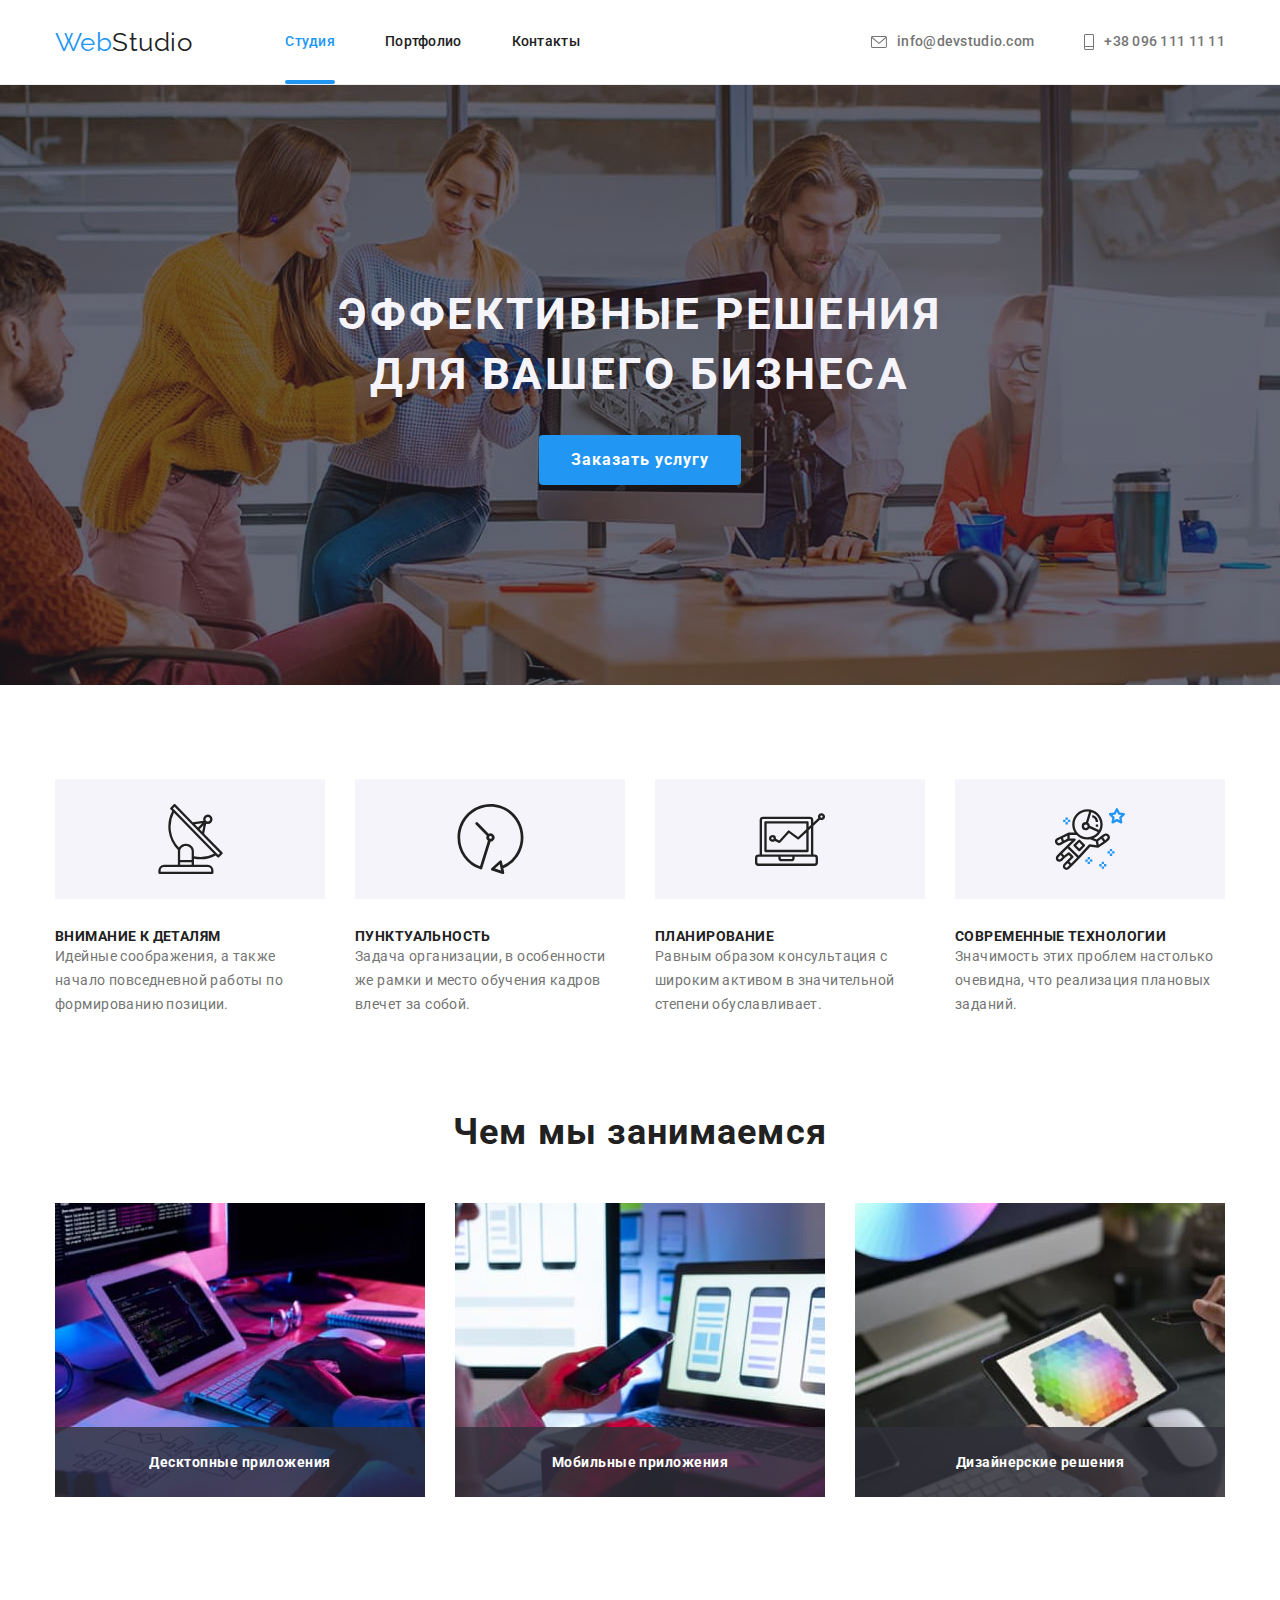
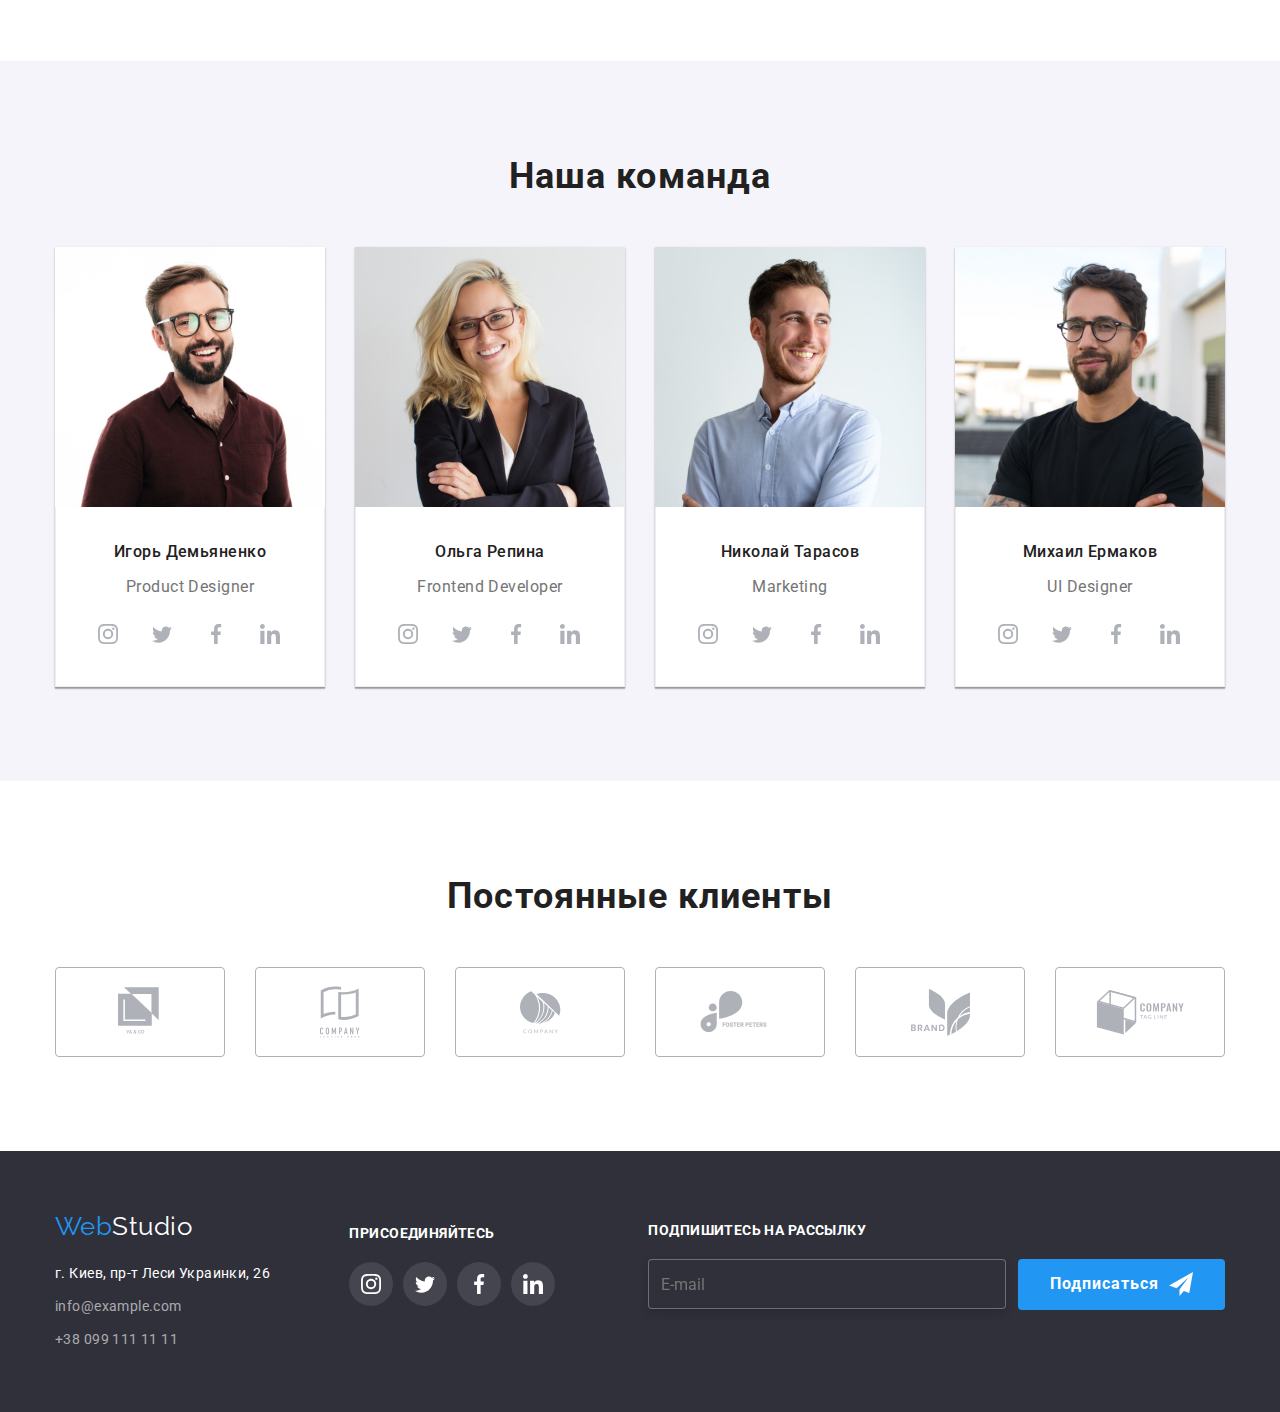
<file: index.html>
<!DOCTYPE html>
<html lang="ru">
  <head>
    <meta charset="UTF-8" />
    <meta name="viewport" content="width=device-width, initial-scale=1.0" />
    <title>Web Studio</title>
    <link
      href="https://fonts.googleapis.com/css2?family=Raleway:wght@700&family=Roboto:wght@400;500;700;900&display=swap"
      rel="stylesheet"
    />
    <link rel="stylesheet" href="./css/normalize.css" />
    <link rel="stylesheet" href="css/main.min.css" />
  </head>
  <body class="page">
    <!-- Шапка -->
    <header class="line">
      <div class="main-nav container">
        <nav class="nav-site">
          <a href="./index.html" class="logo link"
            >Web<span class="logo-up">Studio</span></a
          >
          <ul class="site-nav list">
            <li class="item">
              <a href="./index.html" class="site-nav-w link">Студия</a>
            </li>
            <li class="item">
              <a href="./portfolio.html" class="site-nav-bot link">Портфолио</a>
            </li>
            <li class="item">
              <a href="" class="site-nav-bot link">Контакты</a>
            </li>
          </ul>
        </nav>

        <address>
          <ul class="kontakt list">
            <li class="item">
              <a href="mailto:info@devstudio.com" class="kontaсt-inf link"
                ><svg width="16" height="12" class="mail-svg">
                  <use href="./image/bo.svg#icon-mail"></use>
                </svg>
                info@devstudio.com
                <!-- <svg width="16" height="12" class="mail-svg" >
                    <use href="./image/bo.svg#icon-mail"></use>
                  </svg> -->
              </a>
            </li>
            <li class="item">
              <a href="tel:+380961111111" class="kontaсt-inf link"
                ><svg width="10" height="16" class="mail-svg">
                  <use href="./image/bo.svg#icon-tel"></use>
                </svg>
                +38 096 111 11 11
              </a>
            </li>
          </ul>
        </address>
      </div>
    </header>
    <main>
      <!-- hero -->
      <section class="f-hero">
        <div class="hero">
          <h1 class="hero-text">Эффективные решения для вашего бизнеса</h1>

          <button type="button" class="subscibe-bt" data-modal-open>
            Заказать услугу
          </button>
        </div>
      </section>
      <!-- Наши плюс -->
      <section class="eddition container">
        <!-- <svg width="65" height="70" class="eddition-svg">
          <use href="./image/bo.svg#icon-sputnik"></use>
        </svg> -->
        <h2 class="title visually-hidden">Наши переваги</h2>
        <ul class="pros list">
          <li class="item ant">
            <p class="pros-topic">Внимание к деталям</p>
            <p class="pros-explanation">
              Идейные соображения, а также начало повседневной работы по
              формированию позиции.
            </p>
          </li>
          <li class="item">
            <p class="pros-topic">Пунктуальность</p>
            <p class="pros-explanation">
              Задача организации, в особенности же рамки и место обучения кадров
              влечет за собой.
            </p>
          </li>
          <li class="item">
            <p class="pros-topic">Планирование</p>
            <p class="pros-explanation">
              Равным образом консультация с широким активом в значительной
              степени обуславливает.
            </p>
          </li>
          <li class="item">
            <p class="pros-topic">Современные технологии</p>
            <p class="pros-explanation">
              Значимость этих проблем настолько очевидна, что реализация
              плановых заданий.
            </p>
          </li>
        </ul>
      </section>
      <!-- Чем мы занимаемся -->
      <section class="ex-work container">
        <h2 class="examples-work title">Чем мы занимаемся</h2>
        <ul class="examples list">
          <li class="item">
            <img
              src="./image/work/work1.jpg"
              alt="Фото роботи з програмою"
              width="370"
              height="294"
            />
            <h3 class="item-app">Десктопные приложения</h3>
          </li>
          <li class="item">
            <img
              src="./image/work/work2.jpg"
              alt="Фото роботи з програмою"
              width="370"
              height="294"
            />
            <h3 class="item-app">Мобильные приложения</h3>
          </li>
          <li class="item">
            <img
              src="./image/work/work4.jpg"
              alt="Фото роботи з програмою"
              width="370"
              height="294"
            />
            <h3 class="item-app">Дизайнерские решения</h3>
          </li>
        </ul>
      </section>
      <!-- Наша команда -->
      <section class="teambg">
        <div class="container">
          <h2 class="title">Наша команда</h2>
          <ul class="team list">
            <li class="item">
              <img
                src="./image/team/igor.jpg"
                alt="Фото Игорь Демьяненко"
                width="270"
                height="260"
              />
              <div class="team-frame">
                <h3 class="team-name">Игорь Демьяненко</h3>
                <p lang="en" class="team-position">Product Designer</p>
                <ul class="social-tree list">
                  <li>
                    <a href="" class="social-a">
                      <svg width="20" height="20" class="social-svg">
                        <use href="./image/bo.svg#icon-instagram"></use>
                      </svg>
                    </a>
                  </li>
                  <li>
                    <a href="" class="social-a">
                      <svg width="20" height="23" class="social-svg">
                        <use href="./image/bo.svg#icon-twitter"></use>
                      </svg>
                    </a>
                  </li>
                  <li>
                    <a href="" class="social-a">
                      <svg width="20" height="22" class="social-svg">
                        <use href="./image/bo.svg#icon-facebook"></use>
                      </svg>
                    </a>
                  </li>
                  <li>
                    <a href="" class="social-a">
                      <svg width="20" height="20" class="social-svg">
                        <use href="./image/bo.svg#icon-linkedin"></use>
                      </svg>
                    </a>
                  </li>
                </ul>
              </div>
            </li>
            <li class="item">
              <img
                src="./image/team/olga.jpg"
                alt="Фото Ольга Репина"
                width="270"
                height="260"
              />
              <div class="team-frame">
                <h3 class="team-name">Ольга Репина</h3>
                <p lang="en" class="team-position">Frontend Developer</p>
                <ul class="social-tree list">
                  <li>
                    <a href="" class="social-a">
                      <svg width="20" height="20" class="social-svg">
                        <use href="./image/bo.svg#icon-instagram"></use>
                      </svg>
                    </a>
                  </li>
                  <li>
                    <a href="" class="social-a">
                      <svg width="20" height="23" class="social-svg">
                        <use href="./image/bo.svg#icon-twitter"></use>
                      </svg>
                    </a>
                  </li>
                  <li>
                    <a href="" class="social-a">
                      <svg width="20" height="22" class="social-svg">
                        <use href="./image/bo.svg#icon-facebook"></use>
                      </svg>
                    </a>
                  </li>
                  <li>
                    <a href="" class="social-a">
                      <svg width="20" height="20" class="social-svg">
                        <use href="./image/bo.svg#icon-linkedin"></use>
                      </svg>
                    </a>
                  </li>
                </ul>
              </div>
            </li>
            <li class="item">
              <img
                src="./image/team/nikolya.jpg"
                alt="Фото Николай Тарасов"
                width="270"
                height="260"
              />
              <div class="team-frame">
                <h3 class="team-name">Николай Тарасов</h3>
                <p lang="en" class="team-position">Marketing</p>
                <ul class="social-tree list">
                  <li>
                    <a href="" class="social-a">
                      <svg width="20" height="20" class="social-svg">
                        <use href="./image/bo.svg#icon-instagram"></use>
                      </svg>
                    </a>
                  </li>
                  <li>
                    <a href="" class="social-a">
                      <svg width="20" height="23" class="social-svg">
                        <use href="./image/bo.svg#icon-twitter"></use>
                      </svg>
                    </a>
                  </li>
                  <li>
                    <a href="" class="social-a">
                      <svg width="20" height="22" class="social-svg">
                        <use href="./image/bo.svg#icon-facebook"></use>
                      </svg>
                    </a>
                  </li>
                  <li>
                    <a href="" class="social-a">
                      <svg width="20" height="20" class="social-svg">
                        <use href="./image/bo.svg#icon-linkedin"></use>
                      </svg>
                    </a>
                  </li>
                </ul>
              </div>
            </li>
            <li class="item">
              <img
                src="./image/team/miha.jpg"
                alt="Фото  Михаил Ермаков"
                width="270"
                height="260"
              />
              <div class="team-frame">
                <h3 class="team-name">Михаил Ермаков</h3>
                <p lang="en" class="team-position">UI Designer</p>
                <ul class="social-tree list">
                  <li>
                    <a href="" class="social-a">
                      <svg width="20" height="20" class="social-svg">
                        <use href="./image/bo.svg#icon-instagram"></use>
                      </svg>
                    </a>
                  </li>
                  <li>
                    <a href="" class="social-a">
                      <svg width="20" height="23" class="social-svg">
                        <use href="./image/bo.svg#icon-twitter"></use>
                      </svg>
                    </a>
                  </li>
                  <li>
                    <a href="" class="social-a">
                      <svg width="20" height="22" class="social-svg">
                        <use href="./image/bo.svg#icon-facebook"></use>
                      </svg>
                    </a>
                  </li>
                  <li>
                    <a href="" class="social-a">
                      <svg width="20" height="20" class="social-svg">
                        <use href="./image/bo.svg#icon-linkedin"></use>
                      </svg>
                    </a>
                  </li>
                </ul>
              </div>
            </li>
          </ul>
        </div>
      </section>
      <!-- Постоянные клиенты -->
      <section class="customers-tree container">
        <h2 class="title">Постоянные клиенты</h2>
        <ul class="container-title list">
          <li>
            <a href="" class="customers">
              <svg width="45" height="50" class="customers-svg">
                <use href="./image/bo.svg#icon-logo-1"></use>
              </svg>
            </a>
          </li>
          <li>
            <a href="" class="customers">
              <svg width="40" height="52" class="customers-svg">
                <use href="./image/bo.svg#icon-logo-2"></use>
              </svg>
            </a>
          </li>
          <li>
            <a href="" class="customers">
              <svg width="41" height="43" class="customers-svg">
                <use href="./image/bo.svg#icon-logo-3"></use>
              </svg>
            </a>
          </li>
          <li>
            <a href="" class="customers">
              <svg width="80" height="42" class="customers-svg">
                <use href="./image/bo.svg#icon-logo-4"></use>
              </svg>
            </a>
          </li>
          <li>
            <a href="" class="customers">
              <svg width="59" height="47" class="customers-svg">
                <use href="./image/bo.svg#icon-logo-5"></use>
              </svg>
            </a>
          </li>
          <li>
            <a href="" class="customers">
              <svg width="89" height="45" class="customers-svg">
                <use href="./image/bo.svg#icon-logo-6"></use>
              </svg>
            </a>
          </li>
        </ul>
      </section>
    </main>
    <!-- Подвал -->
    <footer class="footer">
      <div class="second-floor container">
        <h2 class="title visually-hidden">Подвал</h2>
        <div class="footer-1">
          <div class="footer-logo">
            <a href="./index.html" class="logo link"
              >Web<span class="logo-d">Studio</span>
            </a>
          </div>
          <address>
            <ul class="address list">
              <li class="item">
                <a
                  target="blank"
                  href="https://www.google.com.ua/maps/search/%D0%B3.+%D0%9A%D0%B8%D0%B5%D0%B2,+%D0%BF%D1%80-%D1%82+%D0%9B%D0%B5%D1%81%D0%B8+%D0%A3%D0%BA%D1%80%D0%B0%D0%B8%D0%BD%D0%BA%D0%B8,+26/@50.4728094,30.41841,12z/data=!3m1!4b1?hl=ru"
                  class="address-ul link"
                  >г. Киев, пр-т Леси Украинки, 26</a
                >
              </li>
              <li class="item">
                <a href="mailto:info@example.com" class="address-kont link"
                  >info@example.com</a
                >
              </li>
              <li class="item">
                <a href="tel:+38099111111" class="address-kont link"
                  >+38 099 111 11 11</a
                >
              </li>
            </ul>
          </address>
        </div>
        <div class="footer-soc">
          <p class="unity">присоединяйтесь</p>
          <ul class="social-tree list">
            <li>
              <a href="" class="social-a">
                <svg width="20" height="20" class="social-svg">
                  <use href="./image/bo.svg#icon-instagram"></use>
                </svg>
              </a>
            </li>
            <li>
              <a href="" class="social-a">
                <svg width="20" height="23" class="social-svg">
                  <use href="./image/bo.svg#icon-twitter"></use>
                </svg>
              </a>
            </li>
            <li>
              <a href="" class="social-a">
                <svg width="20" height="22" class="social-svg">
                  <use href="./image/bo.svg#icon-facebook"></use>
                </svg>
              </a>
            </li>
            <li>
              <a href="" class="social-a">
                <svg width="20" height="20" class="social-svg">
                  <use href="./image/bo.svg#icon-linkedin"></use>
                </svg>
              </a>
            </li>
          </ul>
        </div>
        <div class="subscribe">
          <div>
            <h3 class="subscribe-text">Подпишитесь на рассылку</h3>
          </div>

          <form action="#" class="subscibe-forms">
            <input
              class="e-mail"
              type="text"
              name="message"
              placeholder="   E-mail"
            />

            <button type="submit" class="subscibe-bt">
              Подписаться
              <svg width="24" height="24" class="social-svg">
                <use href="./image/bo.svg#icon-icon-send"></use>
              </svg>
            </button>
          </form>
        </div>
      </div>
    </footer>
    <!-- asdsadsad -->
    <!-- ===мадалка==== -->
    <div class="order is-hidden" data-modal>
      <div class="windows">
        <button class="but-cl" type="submit" data-modal-close>
          <svg width="11" height="11" class="xz">
            <use href="./image/bo.svg#icon-x"></use>
          </svg>
        </button>
        <h2 class="win-text">Оставьте свои данные, мы вам перезвоним</h2>
        <form action="#" class="win-form">
          <div class="wind-name">
            <input
              class="win-name"
              name="user-name"
              type="text"
              id="user-name"
            />
            <svg width="15" height="12" class="nirvana">
              <use href="./image/bo.svg#icon-men"></use>
            </svg>
            <label class="dynoro" for="user-name">Имя</label>
          </div>
          <div class="wind-name">
            <input
              class="win-name"
              name="user-tell"
              type="tel"
              id="user-tell"
            />
            <svg width="15" height="12" class="nirvana">
              <use href="./image/bo.svg#icon-tell"></use>
            </svg>
            <label class="dynoro" for="user-tell">Телефон</label>
          </div>
          <div class="wind-name">
            <input
              class="win-name"
              name="user-mail"
              type="text"
              id="user-mail"
            />
            <label class="dynoro" for="user-mail">Почта</label>
            <svg width="15" height="12" class="nirvana">
              <use href="./image/bo.svg#icon-mailll"></use>
            </svg>
          </div>
          <div class="wind-com">
            <textarea
              class="win-name commit"
              name="user-message"
              id="user-message"
            ></textarea>
            <label class="dynoro" for="user-message">Коментарий</label>
          </div>

          <input
            class="win-form visually-hidden"
            type="checkbox"
            name="win-pol"
            id="win-pol"
          />
          <label class="win-ok" for="win-pol"
            ><span
              >Соглашаюсь с рассылкой и принимаю
              <a href="">Условия договора</a></span
            ></label
          >

          <button class="subscibe-bt" type="submit">Отправить</button>
        </form>
      </div>
    </div>

    <script src="./js/modal.js"></script>
  </body>
</html>
</file>
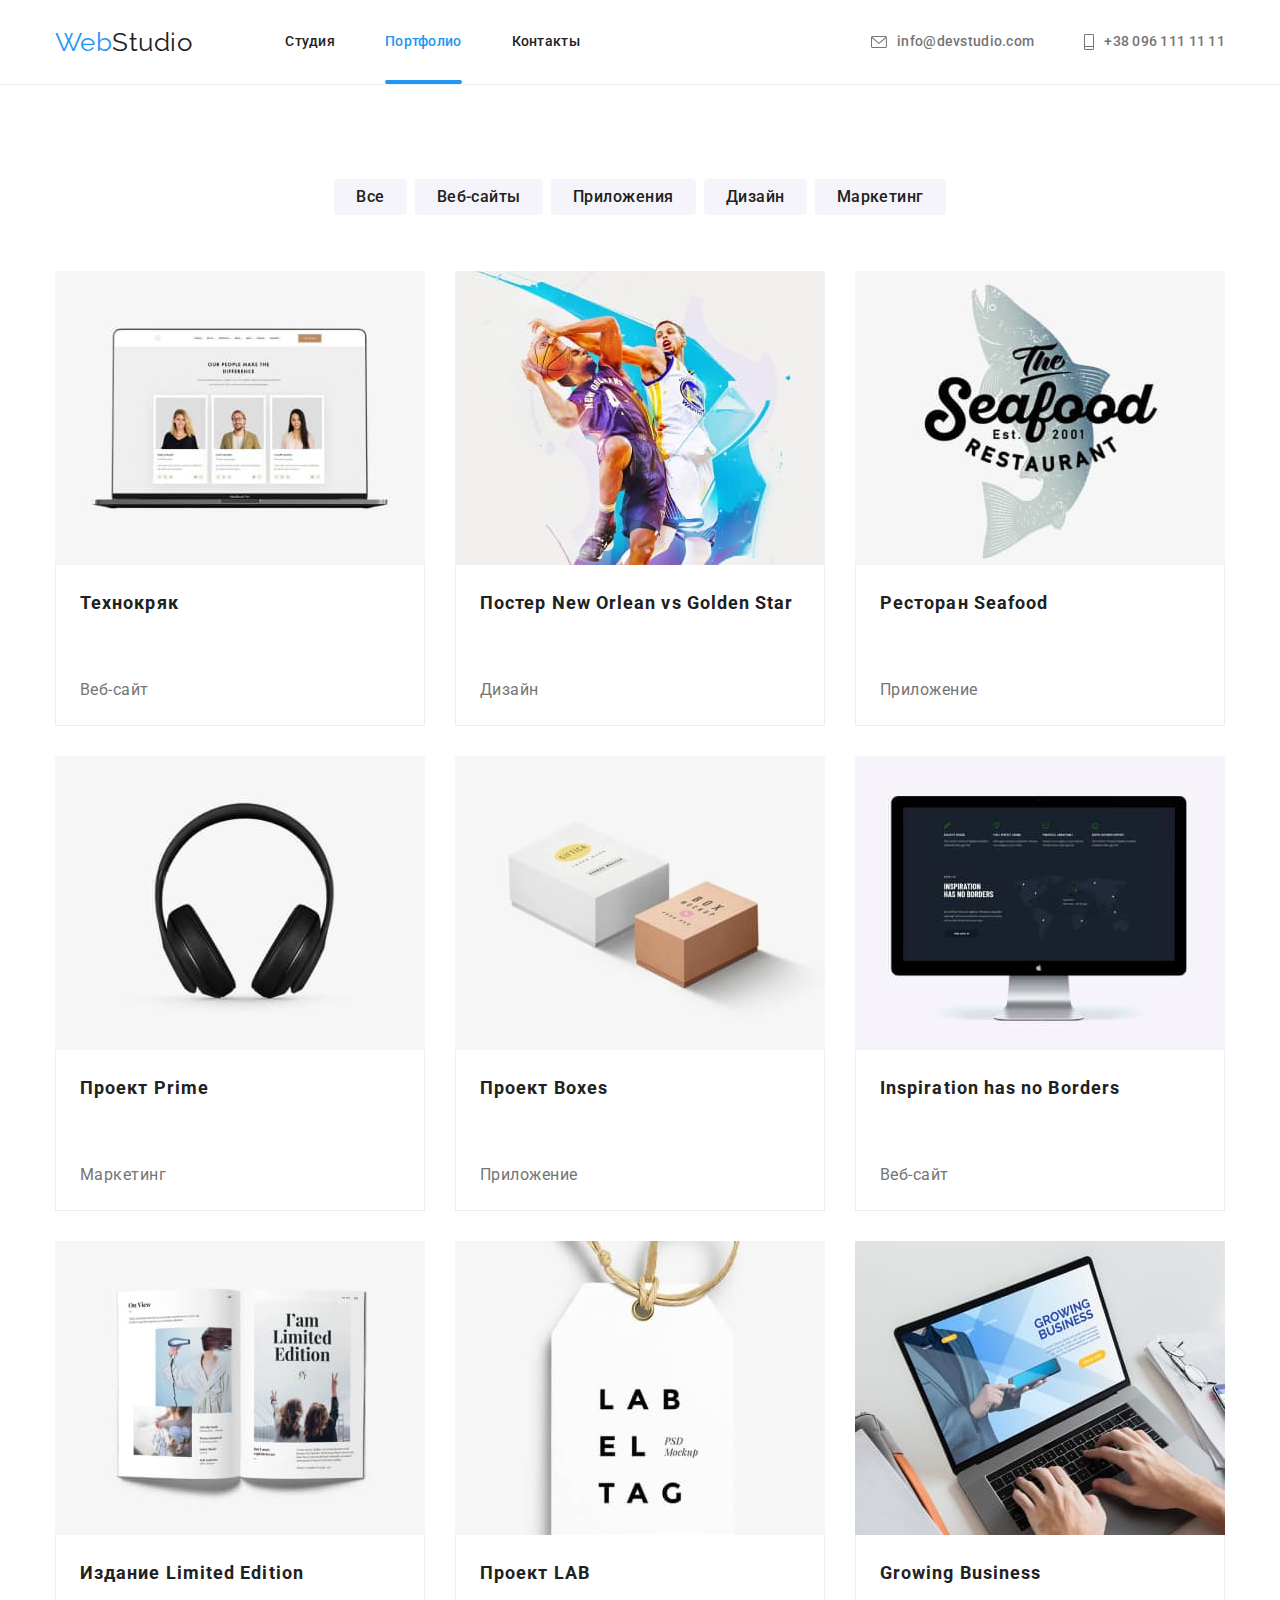
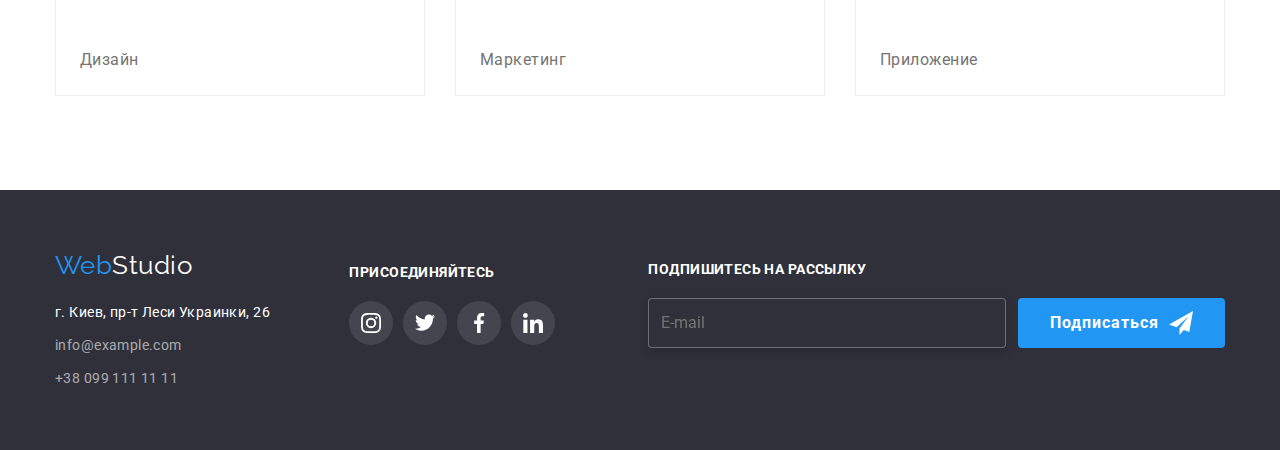
<file: portfolio.html>
<!DOCTYPE html>
<html lang="ru">
  <head>
    <meta charset="UTF-8" />
    <meta name="viewport" content="width=device-width, initial-scale=1.0" />
    <title>Portfolio</title>
    <link
      href="https://fonts.googleapis.com/css2?family=Raleway:wght@700&family=Roboto:wght@400;500;700;900&display=swap"
      rel="stylesheet"
    />
    <link rel="stylesheet" href="./css/normalize.css" />
    <link rel="stylesheet" href="css/main.min.css" />
  </head>
  <body class="page">
    <!-- Шапка -->
    <header class="line">
      <div class="main-nav container">
        <nav class="nav-site">
          <a href="./index.html" class="logo link"
            >Web<span class="logo-up">Studio</span></a
          >
          <ul class="site-nav list">
            <li class="item">
              <a href="./index.html" class="site-nav-bot link">Студия</a>
            </li>
            <li class="item">
              <a href="./portfolio.html" class="site-nav-w link">Портфолио</a>
            </li>
            <li class="item">
              <a href="" class="site-nav-bot link">Контакты</a>
            </li>
          </ul>
        </nav>

        <address>
          <ul class="kontakt list">
            <li class="item">
              <a href="mailto:info@devstudio.com" class="kontaсt-inf link"
                ><svg width="16" height="12" class="mail-svg">
                  <use href="./image/bo.svg#icon-mail"></use>
                </svg>
                info@devstudio.com
                <!-- <svg width="16" height="12" class="mail-svg" >
                        <use href="./image/bo.svg#icon-mail"></use>
                      </svg> -->
              </a>
            </li>
            <li class="item">
              <a href="tel:+380961111111" class="kontaсt-inf link"
                ><svg width="10" height="16" class="mail-svg">
                  <use href="./image/bo.svg#icon-tel"></use>
                </svg>
                +38 096 111 11 11
              </a>
            </li>
          </ul>
        </address>
      </div>
    </header>
    <!-- Хіро -->
    <h1 class="title visually-hidden">Приклади робіт</h1>
    <main class="exm-work container">
      <ul class="meny list">
        <li class="item">
          <button type="button" class="but">Все</button>
        </li>
        <li class="item">
          <button type="button" class="but">Веб-сайты</button>
        </li>
        <li class="item">
          <button type="button" class="but">Приложения</button>
        </li>
        <li class="item">
          <button type="button" class="but">Дизайн</button>
        </li>
        <li class="item">
          <button type="button" class="but">Маркетинг</button>
        </li>
      </ul>
      <ul class="project list">
        <li class="item">
          <a class="f-1 link" href="">
            <div class="foto">
              <img
                src="./image/projekt/techno.jpg"
                width="370"
                height="294"
                alt="Картинка веб сайту"
              />
              <p class="fish">
                Технокряк это современная площадка распространения коронавируса.
                Компании используют эту платформу для цифрового шпионажа и атак
                на защищённые сервера конкурентов.
              </p>
            </div>

            <div class="frame">
              <h2 class="project-name">Технокряк</h2>
              <p class="project-fun">Веб-сайт</p>
            </div>
          </a>
        </li>
        <li class="item">
          <a class="f-1 link" href="">
            <div class="foto">
              <img
                src="./image/projekt/new.orlean.jpg "
                width="370"
                height="294"
                alt="Фото баскетболістів"
              />
              <p class="fish">
                Технокряк это современная площадка распространения коронавируса.
                Компании используют эту платформу для цифрового шпионажа и атак
                на защищённые сервера конкурентов.
              </p>
            </div>

            <div class="frame">
              <h2 class="project-name">Постер New Orlean vs Golden Star</h2>
              <p class="project-fun">Дизайн</p>
            </div>
          </a>
        </li>
        <li class="item">
          <a class="f-1 link" href="">
            <div class="foto">
              <img
                src="./image/projekt/seafood.jpg"
                width="370"
                height="294"
                alt="Емблема ресторану суафуд"
              />
              <p class="fish">
                Технокряк это современная площадка распространения коронавируса.
                Компании используют эту платформу для цифрового шпионажа и атак
                на защищённые сервера конкурентов.
              </p>
            </div>

            <div class="frame">
              <h2 class="project-name">Ресторан Seafood</h2>
              <p class="project-fun">Приложение</p>
            </div>
          </a>
        </li>
        <li class="item">
          <a class="f-1 link" href="">
            <div class="foto">
              <img
                src="./image/projekt/prime.jpg"
                width="370"
                height="294"
                alt="Фото наушників"
              />
              <p class="fish">
                Технокряк это современная площадка распространения коронавируса.
                Компании используют эту платформу для цифрового шпионажа и атак
                на защищённые сервера конкурентов.
              </p>
            </div>

            <div class="frame">
              <h2 class="project-name">Проект Prime</h2>
              <p class="project-fun">Маркетинг</p>
            </div>
          </a>
        </li>
        <li class="item">
          <a class="f-1 link" href="">
            <div class="foto">
              <img
                src="./image/projekt/boxes.jpg "
                width="370"
                height="294"
                alt="Дві коробочки"
              />
              <p class="fish">
                Технокряк это современная площадка распространения коронавируса.
                Компании используют эту платформу для цифрового шпионажа и атак
                на защищённые сервера конкурентов.
              </p>
            </div>

            <div class="frame">
              <h2 class="project-name">Проект Boxes</h2>
              <p class="project-fun">Приложение</p>
            </div>
          </a>
        </li>
        <li class="item">
          <a class="f-1 link" href="">
            <div class="foto">
              <img
                src="./image/projekt/inspiration.jpg "
                width="370"
                height="294"
                alt="Екран компютера"
              />
              <p class="fish">
                Технокряк это современная площадка распространения коронавируса.
                Компании используют эту платформу для цифрового шпионажа и атак
                на защищённые сервера конкурентов.
              </p>
            </div>

            <div class="frame">
              <h2 class="project-name">Inspiration has no Borders</h2>
              <p class="project-fun">Веб-сайт</p>
            </div>
          </a>
        </li>
        <li class="item">
          <a class="f-1 link" href="">
            <div class="foto">
              <img
                src="./image/projekt/limited.jpg "
                width="370"
                height="294"
                alt="Відкрита книга"
              />
              <p class="fish">
                Технокряк это современная площадка распространения коронавируса.
                Компании используют эту платформу для цифрового шпионажа и атак
                на защищённые сервера конкурентов.
              </p>
            </div>

            <div class="frame">
              <h2 class="project-name">Издание Limited Edition</h2>
              <p class="project-fun">Дизайн</p>
            </div>
          </a>
        </li>
        <li class="item">
          <a class="f-1 link" href="">
            <div class="foto">
              <img
                src="./image/projekt/lab.jpg"
                width="370"
                height="294"
                alt="Етикетка лаб"
              />
              <p class="fish">
                Технокряк это современная площадка распространения коронавируса.
                Компании используют эту платформу для цифрового шпионажа и атак
                на защищённые сервера конкурентов.
              </p>
            </div>

            <div class="frame">
              <h2 class="project-name">Проект LAB</h2>
              <p class="project-fun">Маркетинг</p>
            </div>
          </a>
        </li>
        <li class="item">
          <a class="f-1 link" href="">
            <div class="foto">
              <img
                src="./image/projekt/growing.jpg "
                width="370"
                height="294"
                alt="Робота на ноутбуці"
              />
              <p class="fish">
                Технокряк это современная площадка распространения коронавируса.
                Компании используют эту платформу для цифрового шпионажа и атак
                на защищённые сервера конкурентов.
              </p>
            </div>
            <div class="frame">
              <h2 class="project-name">Growing Business</h2>
              <p class="project-fun">Приложение</p>
            </div>
          </a>
        </li>
      </ul>
    </main>
    <!-- Подвал -->
    <footer class="footer">
      <div class="second-floor container">
        <h2 class="title visually-hidden">Подвал</h2>
        <div class="footer-1">
          <div class="footer-logo">
            <a href="./index.html" class="logo link"
              >Web<span class="logo-d">Studio</span>
            </a>
          </div>
          <address>
            <ul class="address list">
              <li class="item">
                <a
                  target="blank"
                  href="https://www.google.com.ua/maps/search/%D0%B3.+%D0%9A%D0%B8%D0%B5%D0%B2,+%D0%BF%D1%80-%D1%82+%D0%9B%D0%B5%D1%81%D0%B8+%D0%A3%D0%BA%D1%80%D0%B0%D0%B8%D0%BD%D0%BA%D0%B8,+26/@50.4728094,30.41841,12z/data=!3m1!4b1?hl=ru"
                  class="address-ul link"
                  >г. Киев, пр-т Леси Украинки, 26</a
                >
              </li>
              <li class="item">
                <a href="mailto:info@example.com" class="address-kont link"
                  >info@example.com</a
                >
              </li>
              <li class="item">
                <a href="tel:+38099111111" class="address-kont link"
                  >+38 099 111 11 11</a
                >
              </li>
            </ul>
          </address>
        </div>
        <div class="footer-soc">
          <p class="unity">присоединяйтесь</p>
          <ul class="social-tree list">
            <li>
              <a href="" class="social-a">
                <svg width="20" height="20" class="social-svg">
                  <use href="./image/bo.svg#icon-instagram"></use>
                </svg>
              </a>
            </li>
            <li>
              <a href="" class="social-a">
                <svg width="20" height="23" class="social-svg">
                  <use href="./image/bo.svg#icon-twitter"></use>
                </svg>
              </a>
            </li>
            <li>
              <a href="" class="social-a">
                <svg width="20" height="22" class="social-svg">
                  <use href="./image/bo.svg#icon-facebook"></use>
                </svg>
              </a>
            </li>
            <li>
              <a href="" class="social-a">
                <svg width="20" height="20" class="social-svg">
                  <use href="./image/bo.svg#icon-linkedin"></use>
                </svg>
              </a>
            </li>
          </ul>
        </div>
        <div class="subscribe">
          <div>
            <h3 class="subscribe-text">Подпишитесь на рассылку</h3>
          </div>

          <form action="#" class="subscibe-forms">
            <input
              class="e-mail"
              type="text"
              name="message"
              placeholder="   E-mail"
            />

            <button type="submit" class="subscibe-bt">
              Подписаться
              <svg width="24" height="24" class="social-svg">
                <use href="./image/bo.svg#icon-icon-send"></use>
              </svg>
            </button>
          </form>
        </div>
      </div>
    </footer>
  </body>
</html>
</file>
<file: css/main.min.css>
body{color:#212121;background-color:#fff;font-family:Roboto,sans-serif;letter-spacing:0.03em}html{box-sizing:border-box}*,*::before,*::after{box-sizing:inherit;margin:0;padding:0px}.link{text-decoration:none}.list{list-style:none;padding:0;margin:0}button{cursor:pointer}.visually-hidden{position:absolute !important;clip:rect(1px 1px 1px 1px);clip:rect(1px, 1px, 1px, 1px);padding:0 !important;border:0 !important;height:1px !important;width:1px !important;overflow:hidden}.container{width:1200px;padding-left:15px;padding-right:15px;margin:0 auto}img{display:block}.ex-work h2,.container h2{margin-bottom:50px}.item .mail-svg{fill:currentColor;margin-right:10px}.main-nav{display:flex;align-items:center;height:84px}.nav-site{display:flex;align-items:center}.site-nav-bot{display:block;padding-top:32px;padding-bottom:32px;font-weight:500;font-size:14px;line-height:1.42;letter-spacing:0.02em;color:#212121;transition-property:color;transition-duration:250ms;transition-timing-function:cubic-bezier(0.4, 0, 0.2, 1)}.site-nav-bot:hover,.site-nav-bot:focus{color:#2196f3}.kontaсt-inf{font-style:normal;font-weight:500;font-size:14px;line-height:1.14;letter-spacing:0.02em;color:#757575;padding-top:32px;padding-bottom:32px;display:inline-flex;align-items:center;transition-property:color;transition-duration:250ms;transition-timing-function:cubic-bezier(0.4, 0, 0.2, 1)}.kontaсt-inf:hover,.kontaсt-inf:focus{color:#2196f3}address{margin-left:auto}.kontakt{display:flex}.kontakt .item{padding-top:32px;padding-bottom:32px}.kontakt .item+.item{margin-left:50px}.site-nav-w{display:block;padding-top:32px;font-weight:500;font-size:14px;line-height:1.42;letter-spacing:0.02em;color:#2196f3}.site-nav-w::after{display:block;content:"";width:100%;height:4px;background-color:#2196f3;margin-top:28px;border-radius:2px}.site-nav{display:flex;margin-left:93px}.site-nav .item:not(:last-child){margin-right:50px}.line{border-bottom:1px solid #eeeeee}.hero{text-align:center;max-width:696px;margin:auto}.hero-text{min-width:696px;font-size:44px;line-height:1.36;text-align:center;letter-spacing:0.06em;color:#f5f4fa;text-transform:uppercase;margin-bottom:30px}.f-hero{padding-left:15px;padding-right:15px;padding-top:50px;padding-bottom:50px;min-height:600px;display:flex;align-items:center;justify-content:center;margin:auto;background-color:#757575;background-image:linear-gradient(rgba(47,48,58,0.4), rgba(47,48,58,0.4)),url(../image/fon.jpg);width:auto;background-repeat:no-repeat;background-position:center}.pros{display:flex}.pros .item::before{display:block;content:"";height:120px;background-size:contain;background-repeat:no-repeat;background-position:center;background-color:#f5f4fa;margin-bottom:30px}.pros .item:nth-child(1)::before{background-image:url(../image/pros/ant.svg);background-size:65px 70px}.pros .item:nth-child(2)::before{background-image:url(../image/pros/time.svg);background-size:67px 70px}.pros .item:nth-child(3)::before{background-image:url(../image/pros/pc.svg);background-size:70px 53px}.pros .item:nth-child(4)::before{background-image:url(../image/pros/kos.svg);background-size:70px 70px}.pros .pros-topic{font-weight:700;font-size:14px;line-height:1.14;letter-spacing:0.03em;color:#212121;text-transform:uppercase}.pros-explanation{font-size:14px;line-height:1.71;letter-spacing:0.03em;color:#757575}.pros .item{width:270px;margin-right:30px}.pros .item:nth-child(4){margin-right:0}.pros .item:nth-last-child(-n+4){margin-bottom:0px}.eddition{padding-top:94px;padding-bottom:94px}.title{font-weight:700;font-size:36px;line-height:42px;text-align:center;letter-spacing:0.03em;color:#212121}.examples{display:flex}.examples .item{width:calc((100% - 60px) / 3);margin-right:30px}.examples .item:nth-child(3){margin-right:0}.examples .item:nth-last-child(-n+3){margin-bottom:0px}.ex-work{margin-bottom:94px}.item-app{font-weight:700;font-size:14px;line-height:1.33;color:#fff;background-color:rgba(47,48,58,0.8);text-align:center;position:relative;bottom:70px;padding-top:26px;padding-bottom:26px}.team-name{padding-bottom:10px;font-weight:500;font-size:16px;line-height:1.88;letter-spacing:0.03em;color:#212121}.team-position{font-weight:400;font-size:16px;line-height:1.19;letter-spacing:0.03em;margin-bottom:16px;color:#757575}.teambg{background-color:#f5f4fa;padding:94px 0}.team{display:flex}.team .item{width:calc((100% - 90px) / 4);margin-right:30px;box-shadow:0px 1px 3px rgba(0,0,0,0.12),0px 1px 1px rgba(0,0,0,0.14),0px 2px 1px rgba(0,0,0,0.2)}.team .item{width:calc((100% - 90px) / 4);margin-right:30px;box-shadow:0px 1px 3px rgba(0,0,0,0.12),0px 1px 1px rgba(0,0,0,0.14),0px 2px 1px rgba(0,0,0,0.2)}.team .item:nth-child(4){margin-right:0}.team .item:nth-child(4):nth-last-child(-n+4){margin-bottom:0px}.team-frame{border-right:1px solid #eeeeee;border-bottom:1px solid #eeeeee;border-left:1px solid #eeeeee;background-color:#fff;padding:30px;text-align:center}.social-tree{display:flex}.social-tree li:not(:last-child){margin-right:10px}.container-title{display:flex}.container-title li:not(:last-child){margin-right:30px}.customers{display:flex;justify-content:center;align-items:center;width:170px;height:90px;border-right:1px solid;border-bottom:1px solid;border-left:1px solid;border-top:1px solid;border-color:#afb1b8;border-radius:4px}.customers-tree{padding-top:94px;padding-bottom:94px}.customers-svg{fill:#afb1b8;transition-property:fill;transition-duration:250ms;transition-timing-function:cubic-bezier(0.4, 0, 0.2, 1)}.customers:hover .customers-svg{fill:#2196f3;border-color:#2196f3}.container .title{margin-bottom:50px}.e-mail{width:358px;height:50px;border:1px solid rgba(255,255,255,0.3);box-sizing:border-box;filter:drop-shadow(0px 4px 4px rgba(0,0,0,0.15));border-radius:4px;background-color:#2f303a;color:#fff;margin-right:12px}.unity{font-weight:700;font-size:14px;line-height:1.14;letter-spacing:0.03em;color:#fff;text-transform:uppercase;margin-bottom:20px}.footer{background-color:#2f303a;padding-bottom:60px;padding-top:60px}.address-ul{font-style:normal;font-weight:400;font-size:14px;line-height:1.71;letter-spacing:0.03em;color:#fff;transition-property:color;transition-duration:250ms;transition-timing-function:cubic-bezier(0.4, 0, 0.2, 1)}.address-ul:hover,.address-ul:focus{color:#2196f3}.address-kont{font-style:normal;font-weight:400;font-size:14px;line-height:1.71;letter-spacing:0.03em;color:rgba(255,255,255,0.6);transition-property:color;transition-duration:250ms;transition-timing-function:cubic-bezier(0.4, 0, 0.2, 1)}.address-kont:hover,.address-kont:focus{color:#2196f3}.footer-logo{display:flex;margin-bottom:20px}.address .item{display:flex;margin-bottom:9px}.address .item:nth-last-child(-n+1){margin-bottom:0px}.social-tree{display:flex}.social-treeli:not(:last-child){margin-right:10px}.footer-1{width:230px;margin-right:70px}.footer-soc{width:206px;padding-top:15px}.second-floor{display:flex}.subscribe{margin-left:93px;padding-top:12px}.subscribe-text{font-weight:700;font-size:14px;line-height:1.14;letter-spacing:0.03em;text-transform:uppercase;color:#fff;margin-bottom:20px}.subscibe-bt{color:#fff;background-color:#2196f3;font-family:Roboto,sans-serif;font-weight:700;font-size:16px;align-items:center;text-align:center;letter-spacing:0.06em;border-radius:4px;padding:10px 32px;display:inline-flex;border:none}.subscibe-forms{display:flex}.order{position:fixed;top:0;left:0;width:100%;height:100%;background-color:rgba(0,0,0,0.2);transform:translateY(0%);opacity:1;visibility:visible;pointer-events:unset;transition:all 250ms linear}.order .is-hidden{opacity:0;visibility:hidden;pointer-events:none;transform:translateY(100%);transition:all 100ms linear 250ms}.windows{width:528px;height:581px;top:221px;position:absolute;left:50%;transform:translateX(-50%) scale(1);background:#ffffff;box-shadow:0px 1px 3px rgba(0,0,0,0.12),0px 1px 1px rgba(0,0,0,0.14),0px 2px 1px rgba(0,0,0,0.2);border-radius:4px;transition:all 250ms linear 250ms}.order.is-hidden .windows{transform:translateX(-50%) scale(0);transition:transform 500ms linear 0ms}.is-hidden{opacity:0;visibility:hidden;pointer-events:none;transform:translateY(100%)}.but-cl{width:30px;height:30px;background-color:#fff;border:1px solid rgba(0,0,0,0.1);border-radius:50%;position:absolute;right:8px;top:8px;transition-property:all;transition-duration:250ms;transition-timing-function:cubic-bezier(0.4, 0, 0.2, 1)}.but-cl:hover{fill:#2196f3}.win-name{border-style:none;width:448px;height:40px;border:1px solid rgba(33,33,33,0.2);box-sizing:border-box;border-radius:4px;padding-left:42px;outline:none;transition-property:all;transition-duration:250ms;transition-timing-function:cubic-bezier(0.4, 0, 0.2, 1)}.win-name:hover,.win-name:focus{border-color:#2196f3}.win-name:focus ~ .nirvana,.win-name:hover ~ .nirvana{fill:#2196f3}.nirvana{position:absolute;top:50%;transform:translateY(-50%);left:0;display:block;fill:#212121;transition-property:all;transition-duration:250ms;transition-timing-function:cubic-bezier(0.4, 0, 0.2, 1);margin-left:13px;pointer-events:none}.commit{height:120px;padding:12px 16px;resize:none}.win-text{font-weight:700;font-size:20px;line-height:0.86;text-align:center;letter-spacing:0.03em;color:#212121;transform:translateY(100%);margin-top:18px;margin-bottom:30px}.win-form{display:flex;flex-direction:column;padding-left:41px;padding-right:41px;padding-top:25px}.win-form:checked+.win-ok::before{background-image:url(../image/ok.svg);background-repeat:no-repeat;background-position:50% 50%;background-size:11px;background-color:#2196f3}.wind-name{position:relative;margin-bottom:28px}.wind-com{position:relative;margin-bottom:20px}.dynoro{position:absolute;top:-20px;left:0;fill:currentColor}.win-ok{margin-bottom:30px;font-size:14px}.win-ok::before{display:inline-block;content:"";width:16px;height:15px;background:#fff;box-shadow:0px 1px 3px rgba(0,0,0,0.12),0px 1px 1px rgba(0,0,0,0.14),0px 2px 1px rgba(0,0,0,0.2);border-radius:4px;margin-right:9px;background:url(../image/ok.svg)}.subscibe-bt{color:#fff;background-color:#2196f3;font-family:Roboto,sans-serif;font-weight:700;font-size:16px;line-height:1.88;align-items:center;text-align:center;letter-spacing:0.06em;border-radius:4px;padding:10px 32px}.win-form .subscibe-bt{box-shadow:0px 4px 4px rgba(0,0,0,0.15);width:200px;margin:auto;display:inline-block;font-weight:400}.but{font-family:Roboto;font-weight:500;font-size:16px;line-height:1.5;text-align:center;letter-spacing:0.03em;color:#212121;background-color:#f5f4fa;border-radius:4px;padding-top:6px;padding-right:22px;padding-bottom:6px;padding-left:22px;display:inline-block;border:0px;transition-property:all;transition-duration:250ms;transition-timing-function:cubic-bezier(0.4, 0, 0.2, 1)}.but:hover,.but:focus{background-color:#2196f3;color:#fff}.social-a{display:flex;justify-content:center;align-items:center;border-radius:50%;width:44px;height:44px;transition-property:background-color;transition-duration:250ms;transition-timing-function:cubic-bezier(0.4, 0, 0.2, 1)}.footer .social-a{background-color:rgba(255,255,255,0.1)}.footer .social-a:hover{background-color:#2196f3}.footer .social-svg{fill:#fff}.subscibe-bt .social-svg{margin-left:10px}.teambg .social-a{background-color:#fff}.teambg .social-a:hover .social-svg{fill:#fff}.teambg .social-a:hover{background-color:#2196f3}.social-svg{fill:#afb1b8}.project-name{padding-bottom:4px;font-weight:700;font-size:18px;line-height:2;letter-spacing:0.06em;color:#212121}.project-fun{font-weight:400;font-size:16px;line-height:1.87;letter-spacing:0.03em;color:#757575}.project{display:flex;flex-wrap:wrap}.project .item{width:calc((100% - 60px) / 3);margin-right:30px;margin-bottom:30px;transition-property:box-shadow;transition-duration:250ms;transition-timing-function:cubic-bezier(0.4, 0, 0.2, 1)}.project .item:nth-last-child(-n+3){margin-bottom:0px}.project .item:nth-child(3n){margin-right:0}.project .item:hover{box-shadow:0px 1px 1px rgba(0,0,0,0.12),0px 4px 4px rgba(0,0,0,0.06),1px 4px 6px rgba(0,0,0,0.16)}.meny{display:flex;justify-content:center;margin-bottom:56px}.meny .item+.item{margin-left:8px}.exm-work{padding-bottom:94px;padding-top:94px}.item .frame{border-bottom:1px solid #eeeeee;border-left:1px solid #eeeeee;border-right:1px solid #eeeeee;padding:20px 24px}.item .foto{position:relative;overflow:hidden}.fish{font-weight:400;font-size:18px;line-height:1.55;background:rgba(33,150,243,0.9);color:#fff;width:100%;height:100%;top:0;transform:translateY(100%);padding-top:63px;padding-right:24px;padding-bottom:63px;padding-left:24px;position:absolute;transition-duration:250ms;transition-property:all;transition-duration:250ms;transition-timing-function:cubic-bezier(0.4, 0, 0.2, 1);transform:translateY(100%)}.f-1:hover{transform:translateY(0%)}.f-1:hover .fish{transform:translateY(0%)}.logo{color:#2196f3;font-family:Raleway,sans-serif;font-size:26px;line-height:1.19}.logo .logo-d{color:#fff}.logo .logo-up{color:#212121}
/*# sourceMappingURL=main.min.css.map */
</file>
